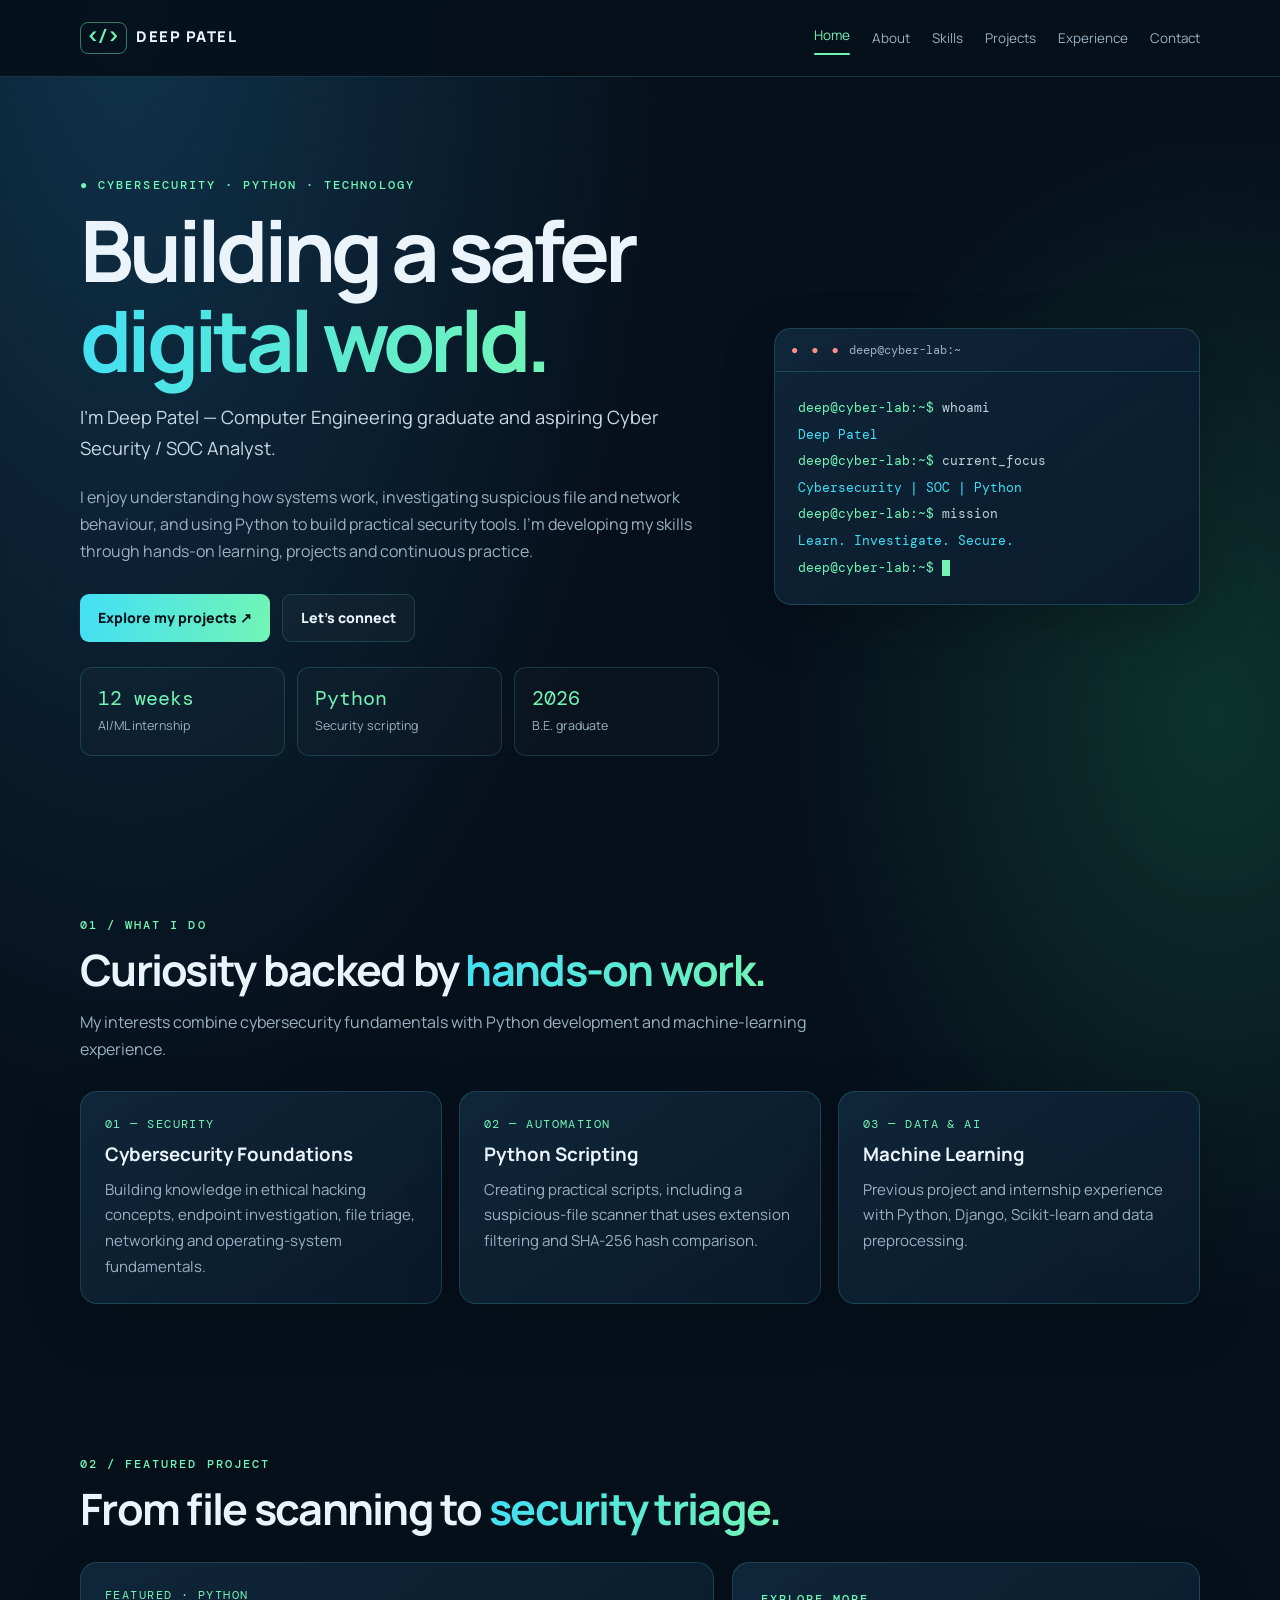
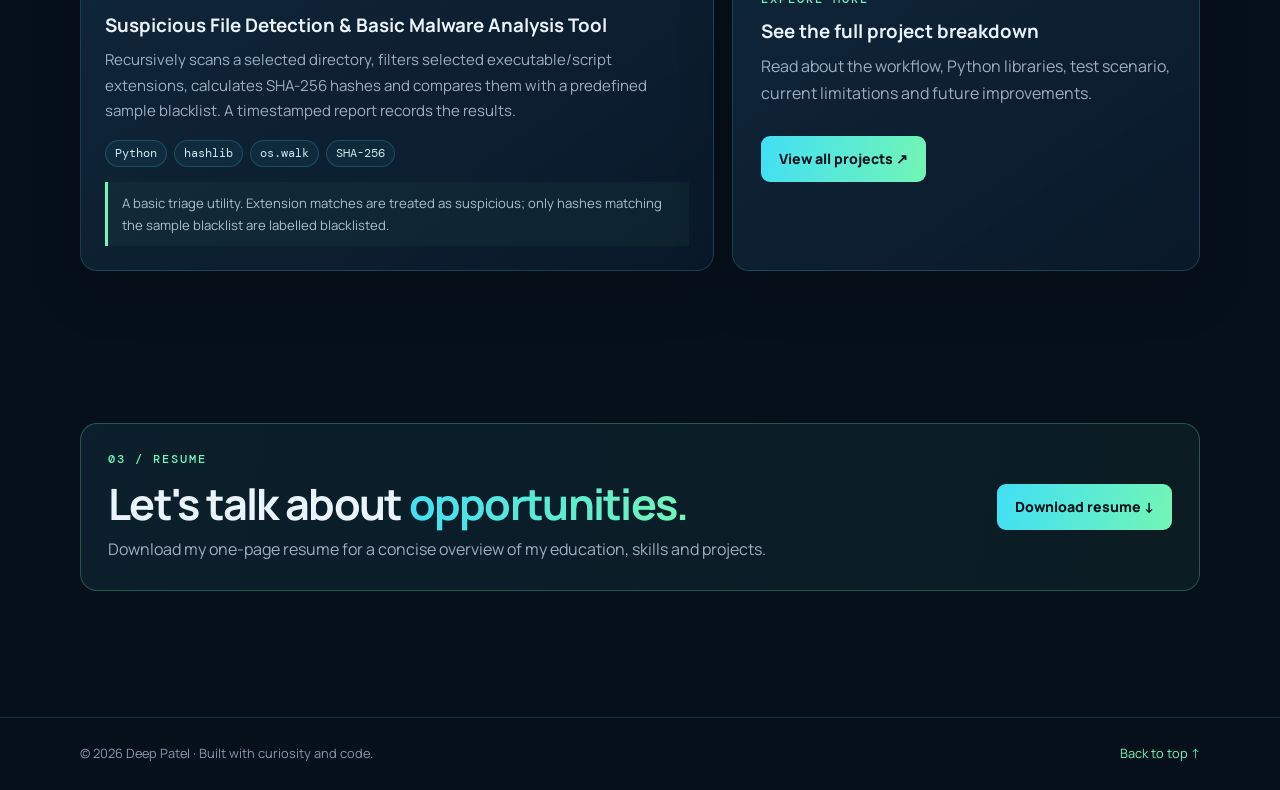
<file: index.html>
<!doctype html>
<html lang="en"><head><meta charset="utf-8"><meta name="viewport" content="width=device-width, initial-scale=1">
<meta name="description" content="Deep Patel — Cybersecurity, Python and AI/ML portfolio."><meta name="theme-color" content="#06101b">
<title>Cybersecurity Portfolio | Deep Patel</title><link rel="stylesheet" href="assets/style.css"></head>
<body><div class="page-enter">
<header class="site-header"><div class="wrap nav">
  <a class="brand" href="index.html"><span class="brand-mark">&lt;/&gt;</span>DEEP PATEL</a>
  <button class="menu-toggle" aria-label="Open navigation" aria-expanded="false">☰</button>
  <ul class="nav-links">
    <li><a href="index.html">Home</a></li><li><a href="about.html">About</a></li>
    <li><a href="skills.html">Skills</a></li><li><a href="projects.html">Projects</a></li>
    <li><a href="experience.html">Experience</a></li><li><a href="contact.html">Contact</a></li>
  </ul>
</div></header>
<main>
<section class="hero"><div class="wrap hero-grid">
 <div class="hero-copy reveal reveal-left"><div class="kicker">● Cybersecurity · Python · Technology</div>
 <h1>Building a safer<br><span class="gradient">digital world.</span></h1>
 <p class="lead" style="margin-top:17px">I'm Deep Patel — Computer Engineering graduate and aspiring Cyber Security / SOC Analyst.</p>
 <p class="summary">I enjoy understanding how systems work, investigating suspicious file and network behaviour, and using Python to build practical security tools. I'm developing my skills through hands-on learning, projects and continuous practice.</p>
 <div class="actions"><a class="btn btn-primary" href="projects.html">Explore my projects ↗</a><a class="btn btn-ghost" href="contact.html">Let's connect</a></div>
 <div class="stat-row"><div class="stat"><strong>12 weeks</strong><span>AI/ML internship</span></div><div class="stat"><strong>Python</strong><span>Security scripting</span></div><div class="stat"><strong>2026</strong><span>B.E. graduate</span></div></div>
 </div>
 <div class="terminal reveal reveal-right"><div class="terminal-top"><span class="window-dots">● ● ●</span><span>deep@cyber-lab:~</span></div><div class="terminal-body">
 <span class="prompt">deep@cyber-lab:~$</span> whoami<br><span class="term-cyan">Deep Patel</span><br>
 <span class="prompt">deep@cyber-lab:~$</span> current_focus<br><span class="term-cyan" data-typing="Cybersecurity | SOC | Python | Networking"></span><br>
 <span class="prompt">deep@cyber-lab:~$</span> mission<br><span class="term-cyan">Learn. Investigate. Secure.</span><br>
 <span class="prompt">deep@cyber-lab:~$</span> <span class="cursor"></span>
 </div></div>
</div></section>
<section class="page-section"><div class="wrap"><div class="section-head reveal"><div class="kicker">01 / What I do</div><h2>Curiosity backed by <span class="gradient">hands-on work.</span></h2><p class="intro">My interests combine cybersecurity fundamentals with Python development and machine-learning experience.</p></div>
<div class="grid-3 stagger">
 <article class="card"><div class="card-index">01 — SECURITY</div><h3>Cybersecurity Foundations</h3><p>Building knowledge in ethical hacking concepts, endpoint investigation, file triage, networking and operating-system fundamentals.</p></article>
 <article class="card"><div class="card-index">02 — AUTOMATION</div><h3>Python Scripting</h3><p>Creating practical scripts, including a suspicious-file scanner that uses extension filtering and SHA-256 hash comparison.</p></article>
 <article class="card"><div class="card-index">03 — DATA & AI</div><h3>Machine Learning</h3><p>Previous project and internship experience with Python, Django, Scikit-learn and data preprocessing.</p></article>
</div></div></section>
<section class="page-section"><div class="wrap"><div class="section-head reveal"><div class="kicker">02 / Featured project</div><h2>From file scanning to <span class="gradient">security triage.</span></h2></div>
<div class="two-col"><article class="card reveal"><div class="card-index">FEATURED · PYTHON</div><h3>Suspicious File Detection & Basic Malware Analysis Tool</h3><p>Recursively scans a selected directory, filters selected executable/script extensions, calculates SHA-256 hashes and compares them with a predefined sample blacklist. A timestamped report records the results.</p><div class="tags"><span class="tag">Python</span><span class="tag">hashlib</span><span class="tag">os.walk</span><span class="tag">SHA-256</span></div><div class="callout">A basic triage utility. Extension matches are treated as suspicious; only hashes matching the sample blacklist are labelled blacklisted.</div></article>
<div class="panel reveal"><div class="kicker">Explore more</div><h3>See the full project breakdown</h3><p style="margin-top:10px">Read about the workflow, Python libraries, test scenario, current limitations and future improvements.</p><div class="actions"><a class="btn btn-primary" href="projects.html">View all projects ↗</a></div></div></div>
</div></section>
<section class="page-section"><div class="wrap"><div class="resume-banner reveal"><div><div class="kicker">03 / Resume</div><h2>Let's talk about <span class="gradient">opportunities.</span></h2><p>Download my one-page resume for a concise overview of my education, skills and projects.</p></div><a class="btn btn-primary" href="resume.pdf" download>Download resume ↓</a></div></div></section>
</main>
<footer class="site-footer"><div class="wrap footer-inner"><span>© <span data-year></span> Deep Patel · Built with curiosity and code.</span><span><a href="index.html">Back to top ↑</a></span></div></footer>
<script src="assets/script.js"></script>
</div></body></html>
</file>
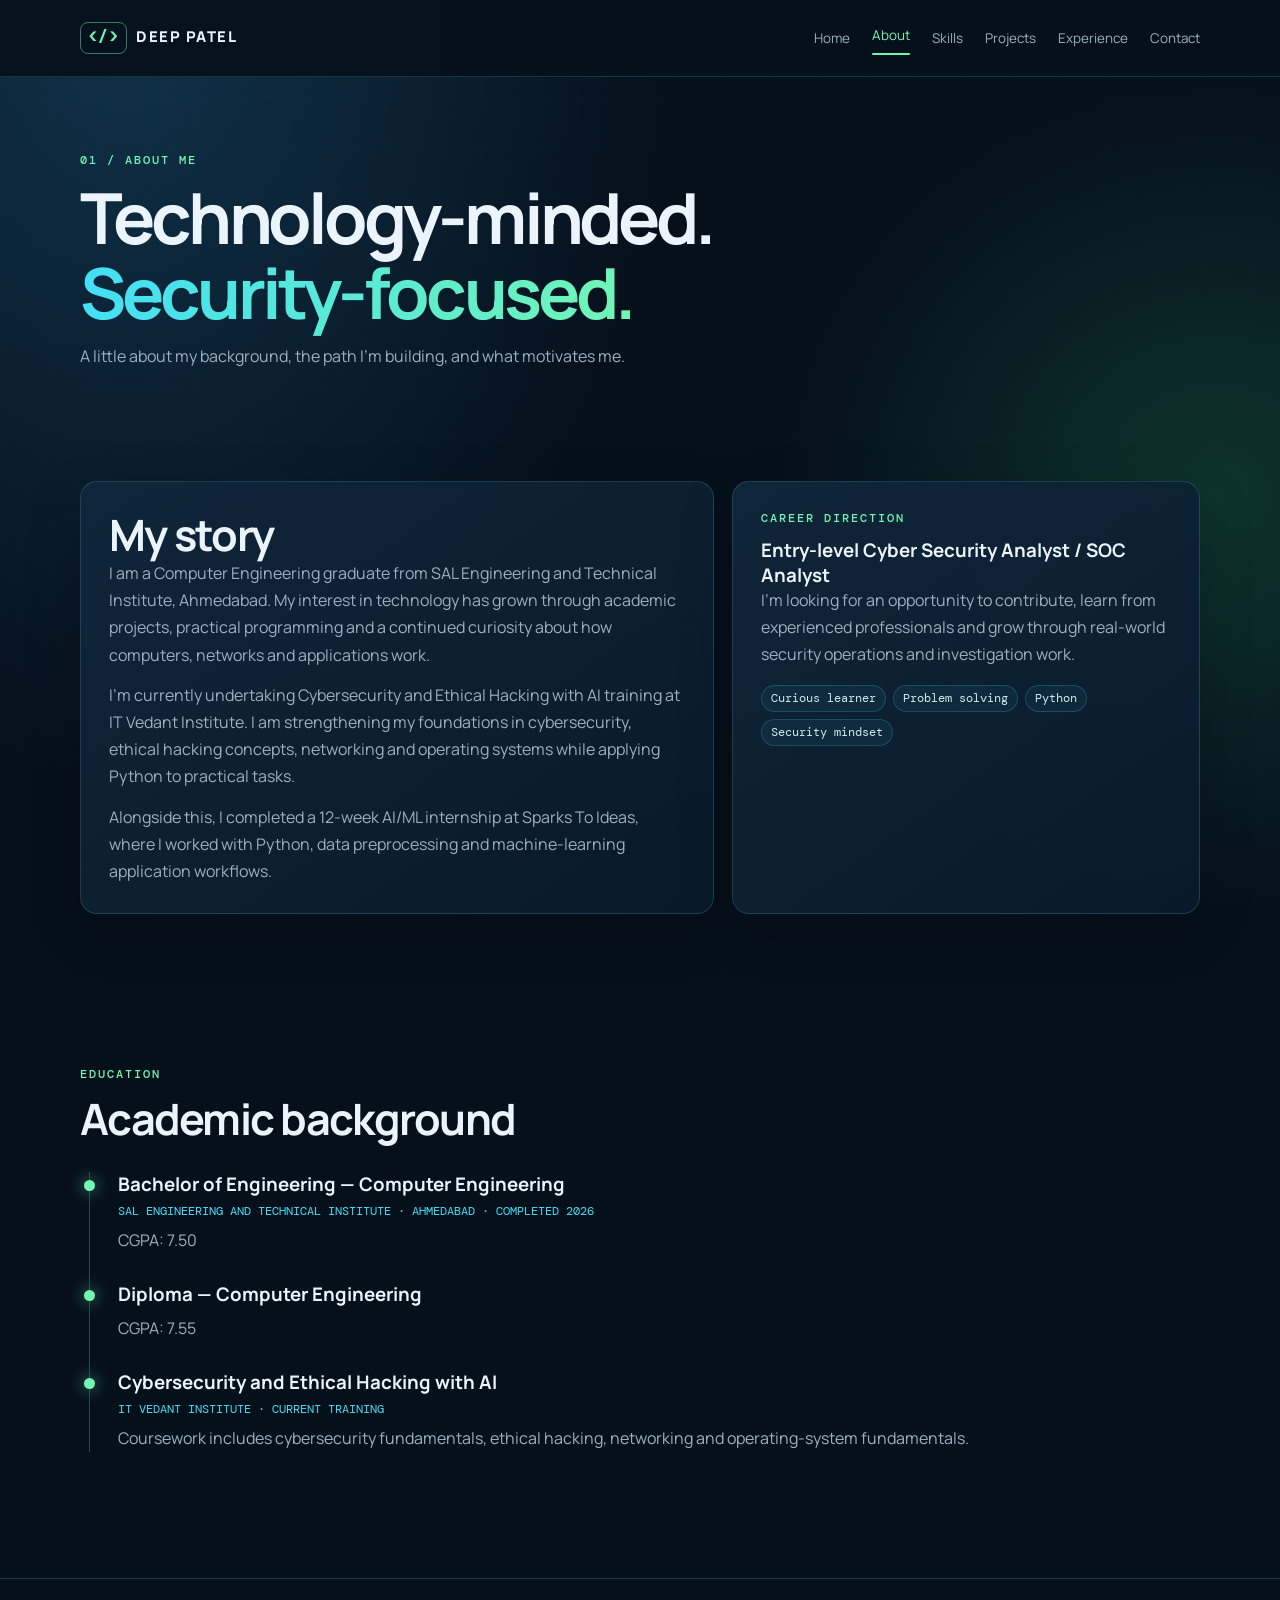
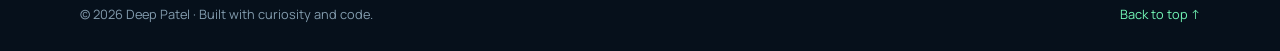
<file: about.html>
<!doctype html>
<html lang="en"><head><meta charset="utf-8"><meta name="viewport" content="width=device-width, initial-scale=1">
<meta name="description" content="Deep Patel — Cybersecurity, Python and AI/ML portfolio."><meta name="theme-color" content="#06101b">
<title>About | Deep Patel</title><link rel="stylesheet" href="assets/style.css"></head>
<body><div class="page-enter">
<header class="site-header"><div class="wrap nav">
  <a class="brand" href="index.html"><span class="brand-mark">&lt;/&gt;</span>DEEP PATEL</a>
  <button class="menu-toggle" aria-label="Open navigation" aria-expanded="false">☰</button>
  <ul class="nav-links">
    <li><a href="index.html">Home</a></li><li><a href="about.html">About</a></li>
    <li><a href="skills.html">Skills</a></li><li><a href="projects.html">Projects</a></li>
    <li><a href="experience.html">Experience</a></li><li><a href="contact.html">Contact</a></li>
  </ul>
</div></header>
<main>
<section class="page-hero"><div class="wrap reveal"><div class="kicker">01 / About me</div><h1>Technology-minded.<br><span class="gradient">Security-focused.</span></h1><p class="intro">A little about my background, the path I'm building, and what motivates me.</p></div></section>
<section class="page-section"><div class="wrap two-col">
 <article class="panel reveal"><h2>My story</h2><p>I am a Computer Engineering graduate from SAL Engineering and Technical Institute, Ahmedabad. My interest in technology has grown through academic projects, practical programming and a continued curiosity about how computers, networks and applications work.</p><p>I'm currently undertaking Cybersecurity and Ethical Hacking with AI training at IT Vedant Institute. I am strengthening my foundations in cybersecurity, ethical hacking concepts, networking and operating systems while applying Python to practical tasks.</p><p>Alongside this, I completed a 12-week AI/ML internship at Sparks To Ideas, where I worked with Python, data preprocessing and machine-learning application workflows.</p></article>
 <aside class="panel reveal"><div class="kicker">Career direction</div><h3>Entry-level Cyber Security Analyst / SOC Analyst</h3><p>I'm looking for an opportunity to contribute, learn from experienced professionals and grow through real-world security operations and investigation work.</p><div class="tags"><span class="tag">Curious learner</span><span class="tag">Problem solving</span><span class="tag">Python</span><span class="tag">Security mindset</span></div></aside>
</div></section>
<section class="page-section"><div class="wrap"><div class="section-head reveal"><div class="kicker">Education</div><h2>Academic background</h2></div><div class="timeline">
 <div class="timeline-item reveal"><h3>Bachelor of Engineering — Computer Engineering</h3><div class="meta">SAL ENGINEERING AND TECHNICAL INSTITUTE · AHMEDABAD · COMPLETED 2026</div><p>CGPA: 7.50</p></div>
 <div class="timeline-item reveal"><h3>Diploma — Computer Engineering</h3><p>CGPA: 7.55</p></div>
 <div class="timeline-item reveal"><h3>Cybersecurity and Ethical Hacking with AI</h3><div class="meta">IT VEDANT INSTITUTE · CURRENT TRAINING</div><p>Coursework includes cybersecurity fundamentals, ethical hacking, networking and operating-system fundamentals.</p></div>
</div></div></section>
</main>
<footer class="site-footer"><div class="wrap footer-inner"><span>© <span data-year></span> Deep Patel · Built with curiosity and code.</span><span><a href="index.html">Back to top ↑</a></span></div></footer>
<script src="assets/script.js"></script>
</div></body></html>
</file>
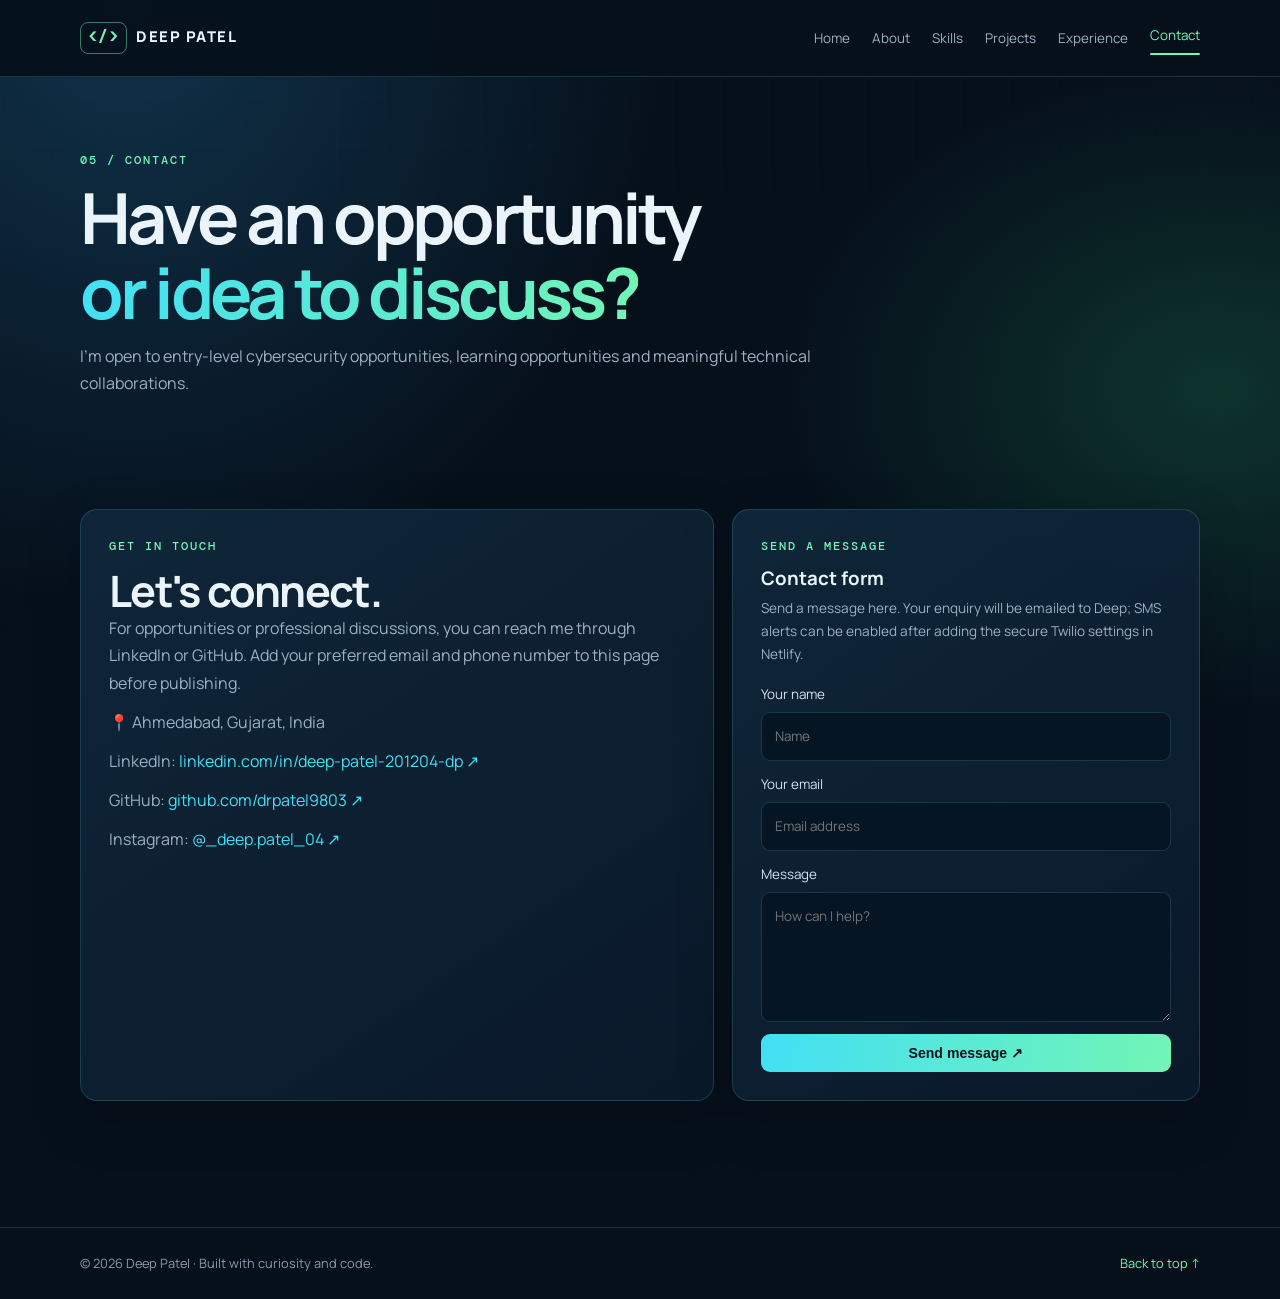
<file: contact.html>
<!doctype html>
<html lang="en"><head><meta charset="utf-8"><meta name="viewport" content="width=device-width, initial-scale=1">
<meta name="description" content="Deep Patel — Cybersecurity, Python and AI/ML portfolio."><meta name="theme-color" content="#06101b">
<title>Contact | Deep Patel</title><link rel="stylesheet" href="assets/style.css"></head>
<body><div class="page-enter">
<header class="site-header"><div class="wrap nav">
  <a class="brand" href="index.html"><span class="brand-mark">&lt;/&gt;</span>DEEP PATEL</a>
  <button class="menu-toggle" aria-label="Open navigation" aria-expanded="false">☰</button>
  <ul class="nav-links">
    <li><a href="index.html">Home</a></li><li><a href="about.html">About</a></li>
    <li><a href="skills.html">Skills</a></li><li><a href="projects.html">Projects</a></li>
    <li><a href="experience.html">Experience</a></li><li><a href="contact.html">Contact</a></li>
  </ul>
</div></header>
<main>
<section class="page-hero"><div class="wrap reveal"><div class="kicker">05 / Contact</div><h1>Have an opportunity<br><span class="gradient">or idea to discuss?</span></h1><p class="intro">I'm open to entry-level cybersecurity opportunities, learning opportunities and meaningful technical collaborations.</p></div></section>
<section class="page-section"><div class="wrap two-col">
 <div class="panel reveal"><div class="kicker">Get in touch</div><h2>Let's connect.</h2><p>For opportunities or professional discussions, you can reach me through LinkedIn or GitHub. Add your preferred email and phone number to this page before publishing.</p>
 <ul class="contact-list"><li>📍 Ahmedabad, Gujarat, India</li><li>LinkedIn: <a href="https://www.linkedin.com/in/deep-patel-201204-dp" target="_blank" rel="noopener">linkedin.com/in/deep-patel-201204-dp ↗</a></li><li>GitHub: <a href="https://github.com/drpatel9803" target="_blank" rel="noopener">github.com/drpatel9803 ↗</a></li><li>Instagram: <a href="https://www.instagram.com/_deep.patel_04/" target="_blank" rel="noopener">@_deep.patel_04 ↗</a></li></ul>
 </div>
 <div class="panel reveal"><div class="kicker">Send a message</div><h3>Contact form</h3><p style="margin:7px 0 17px;color:var(--muted);font-size:.85rem">Send a message here. Your enquiry will be emailed to Deep; SMS alerts can be enabled after adding the secure Twilio settings in Netlify.</p>
 <form id="contact-form">
 <input type="hidden" name="_subject" value="New portfolio enquiry — Deep Patel">
 <input type="text" name="_honey" style="display:none" tabindex="-1" autocomplete="off">
 <label>Your name<input type="text" name="name" placeholder="Name" required maxlength="100"></label>
 <label>Your email<input type="email" name="email" placeholder="Email address" required maxlength="200"></label>
 <label>Message<textarea name="message" placeholder="How can I help?" required maxlength="5000"></textarea></label>
 <button class="btn btn-primary" id="contact-submit" type="submit">Send message ↗</button>
 <p id="contact-status" class="callout" role="status" aria-live="polite" style="display:none"></p>
</form>
 </div>
</div></section>
</main>
<footer class="site-footer"><div class="wrap footer-inner"><span>© <span data-year></span> Deep Patel · Built with curiosity and code.</span><span><a href="index.html">Back to top ↑</a></span></div></footer>
<script src="assets/script.js"></script>
</div></body></html>
</file>
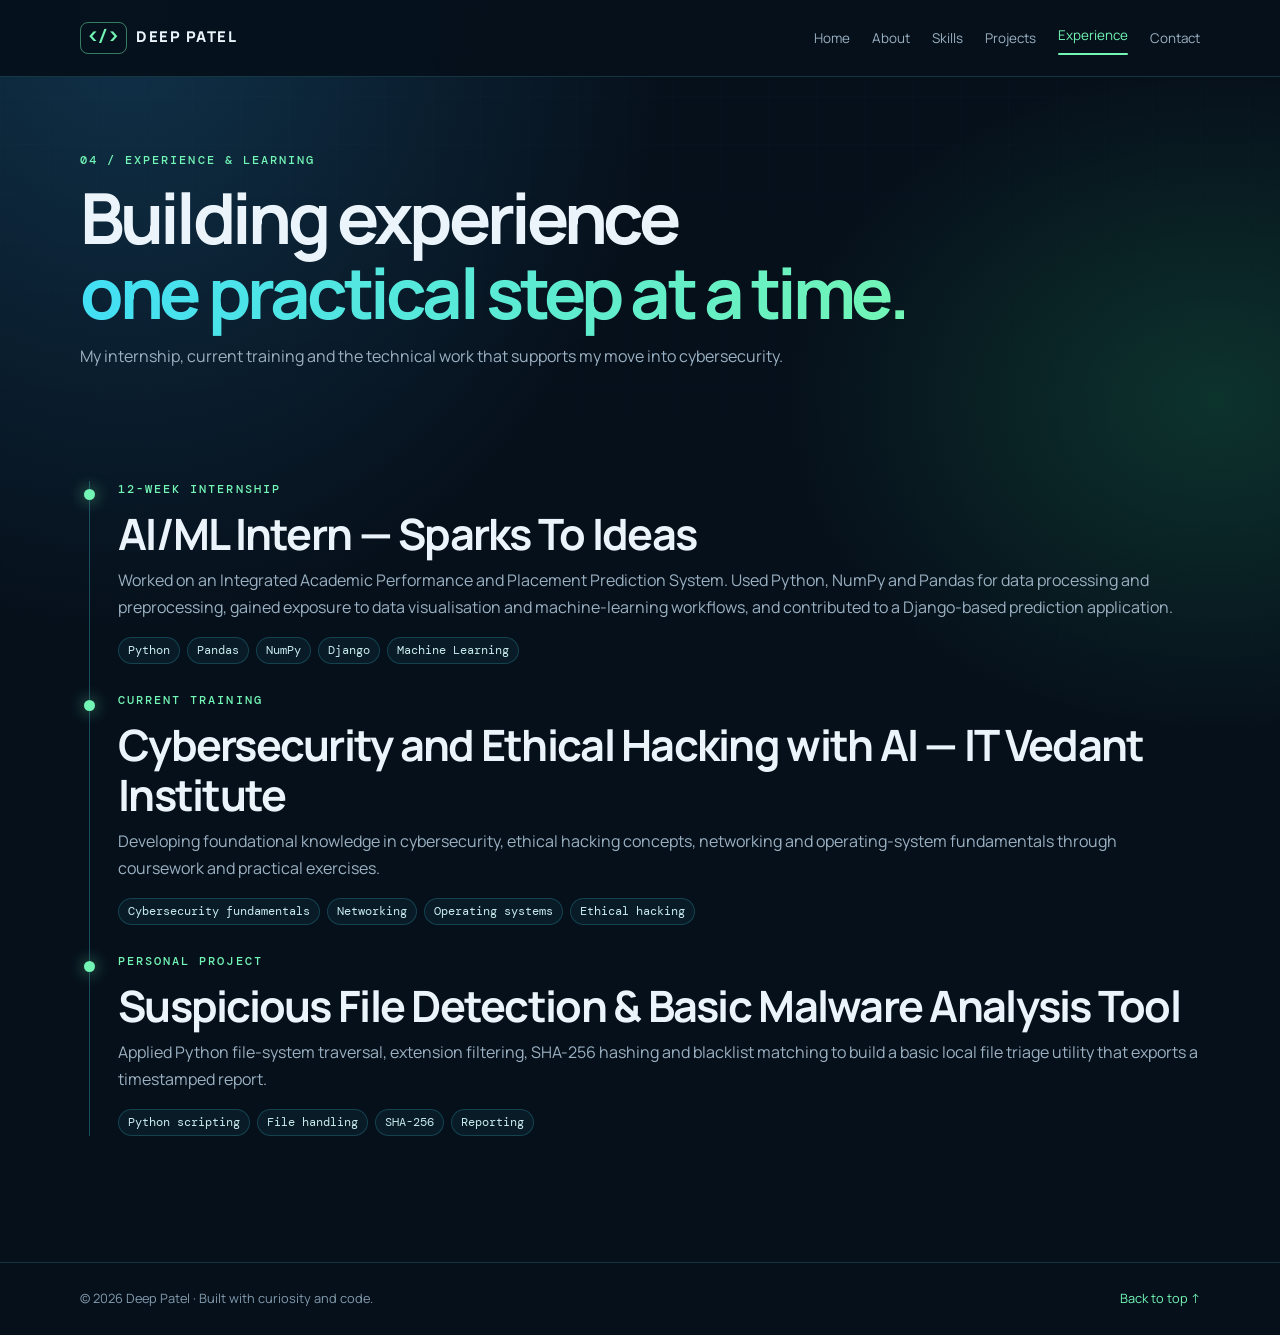
<file: experience.html>
<!doctype html>
<html lang="en"><head><meta charset="utf-8"><meta name="viewport" content="width=device-width, initial-scale=1">
<meta name="description" content="Deep Patel — Cybersecurity, Python and AI/ML portfolio."><meta name="theme-color" content="#06101b">
<title>Experience | Deep Patel</title><link rel="stylesheet" href="assets/style.css"></head>
<body><div class="page-enter">
<header class="site-header"><div class="wrap nav">
  <a class="brand" href="index.html"><span class="brand-mark">&lt;/&gt;</span>DEEP PATEL</a>
  <button class="menu-toggle" aria-label="Open navigation" aria-expanded="false">☰</button>
  <ul class="nav-links">
    <li><a href="index.html">Home</a></li><li><a href="about.html">About</a></li>
    <li><a href="skills.html">Skills</a></li><li><a href="projects.html">Projects</a></li>
    <li><a href="experience.html">Experience</a></li><li><a href="contact.html">Contact</a></li>
  </ul>
</div></header>
<main>
<section class="page-hero"><div class="wrap reveal"><div class="kicker">04 / Experience & learning</div><h1>Building experience<br><span class="gradient">one practical step at a time.</span></h1><p class="intro">My internship, current training and the technical work that supports my move into cybersecurity.</p></div></section>
<section class="page-section"><div class="wrap">
 <div class="timeline">
 <div class="timeline-item reveal"><div class="kicker">12-WEEK INTERNSHIP</div><h2>AI/ML Intern — Sparks To Ideas</h2><p>Worked on an Integrated Academic Performance and Placement Prediction System. Used Python, NumPy and Pandas for data processing and preprocessing, gained exposure to data visualisation and machine-learning workflows, and contributed to a Django-based prediction application.</p><div class="tags"><span class="tag">Python</span><span class="tag">Pandas</span><span class="tag">NumPy</span><span class="tag">Django</span><span class="tag">Machine Learning</span></div></div>
 <div class="timeline-item reveal"><div class="kicker">CURRENT TRAINING</div><h2>Cybersecurity and Ethical Hacking with AI — IT Vedant Institute</h2><p>Developing foundational knowledge in cybersecurity, ethical hacking concepts, networking and operating-system fundamentals through coursework and practical exercises.</p><div class="tags"><span class="tag">Cybersecurity fundamentals</span><span class="tag">Networking</span><span class="tag">Operating systems</span><span class="tag">Ethical hacking</span></div></div>
 <div class="timeline-item reveal"><div class="kicker">PERSONAL PROJECT</div><h2>Suspicious File Detection & Basic Malware Analysis Tool</h2><p>Applied Python file-system traversal, extension filtering, SHA-256 hashing and blacklist matching to build a basic local file triage utility that exports a timestamped report.</p><div class="tags"><span class="tag">Python scripting</span><span class="tag">File handling</span><span class="tag">SHA-256</span><span class="tag">Reporting</span></div></div>
 </div>
</div></section>
</main>
<footer class="site-footer"><div class="wrap footer-inner"><span>© <span data-year></span> Deep Patel · Built with curiosity and code.</span><span><a href="index.html">Back to top ↑</a></span></div></footer>
<script src="assets/script.js"></script>
</div></body></html>
</file>
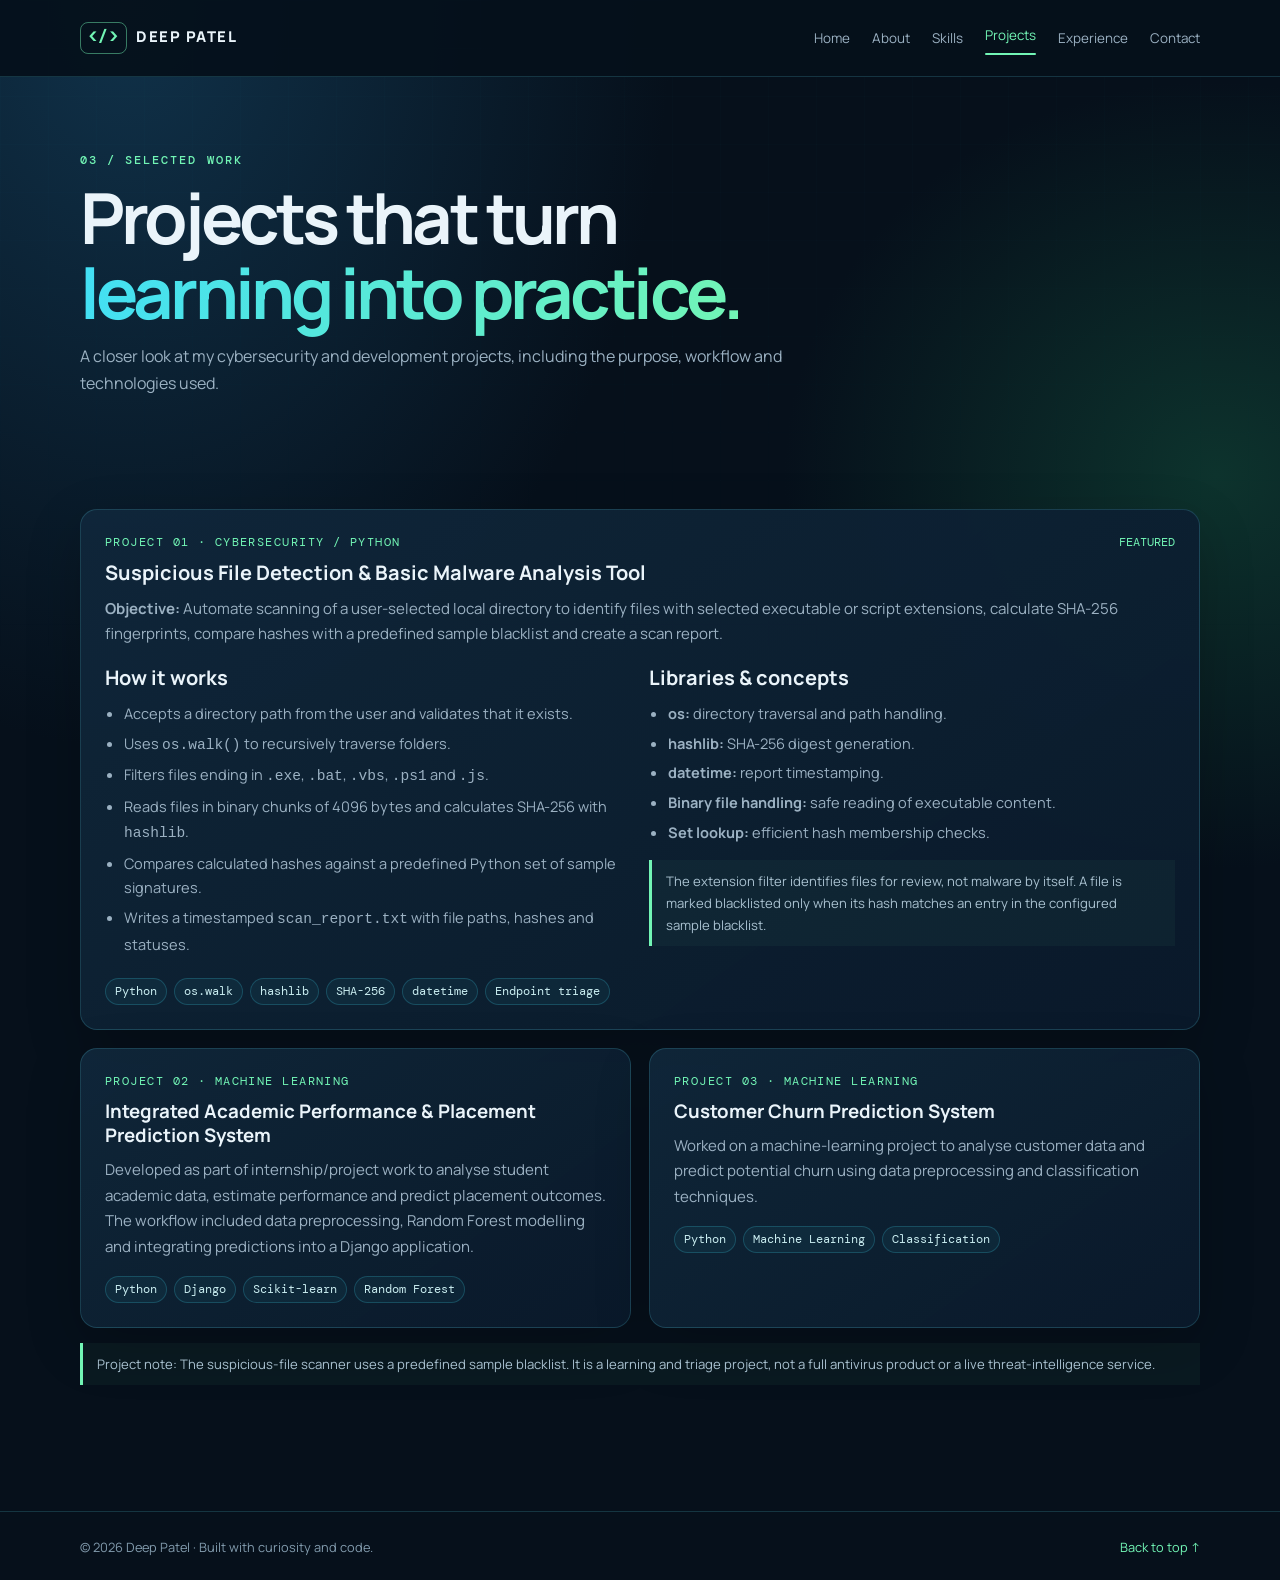
<file: projects.html>
<!doctype html>
<html lang="en"><head><meta charset="utf-8"><meta name="viewport" content="width=device-width, initial-scale=1">
<meta name="description" content="Deep Patel — Cybersecurity, Python and AI/ML portfolio."><meta name="theme-color" content="#06101b">
<title>Projects | Deep Patel</title><link rel="stylesheet" href="assets/style.css"></head>
<body><div class="page-enter">
<header class="site-header"><div class="wrap nav">
  <a class="brand" href="index.html"><span class="brand-mark">&lt;/&gt;</span>DEEP PATEL</a>
  <button class="menu-toggle" aria-label="Open navigation" aria-expanded="false">☰</button>
  <ul class="nav-links">
    <li><a href="index.html">Home</a></li><li><a href="about.html">About</a></li>
    <li><a href="skills.html">Skills</a></li><li><a href="projects.html">Projects</a></li>
    <li><a href="experience.html">Experience</a></li><li><a href="contact.html">Contact</a></li>
  </ul>
</div></header>
<main>
<section class="page-hero"><div class="wrap reveal"><div class="kicker">03 / Selected work</div><h1>Projects that turn<br><span class="gradient">learning into practice.</span></h1><p class="intro">A closer look at my cybersecurity and development projects, including the purpose, workflow and technologies used.</p></div></section>
<section class="page-section"><div class="wrap">
 <article class="card project-detail reveal"><div class="project-title"><div><div class="card-index">PROJECT 01 · CYBERSECURITY / PYTHON</div><h3>Suspicious File Detection & Basic Malware Analysis Tool</h3></div><span>FEATURED</span></div>
 <p><b>Objective:</b> Automate scanning of a user-selected local directory to identify files with selected executable or script extensions, calculate SHA-256 fingerprints, compare hashes with a predefined sample blacklist and create a scan report.</p>
 <div class="grid-2" style="margin-top:18px"><div><h3>How it works</h3><ul><li>Accepts a directory path from the user and validates that it exists.</li><li>Uses <code>os.walk()</code> to recursively traverse folders.</li><li>Filters files ending in <code>.exe</code>, <code>.bat</code>, <code>.vbs</code>, <code>.ps1</code> and <code>.js</code>.</li><li>Reads files in binary chunks of 4096 bytes and calculates SHA-256 with <code>hashlib</code>.</li><li>Compares calculated hashes against a predefined Python set of sample signatures.</li><li>Writes a timestamped <code>scan_report.txt</code> with file paths, hashes and statuses.</li></ul></div>
 <div><h3>Libraries & concepts</h3><ul><li><b>os:</b> directory traversal and path handling.</li><li><b>hashlib:</b> SHA-256 digest generation.</li><li><b>datetime:</b> report timestamping.</li><li><b>Binary file handling:</b> safe reading of executable content.</li><li><b>Set lookup:</b> efficient hash membership checks.</li></ul><div class="callout">The extension filter identifies files for review, not malware by itself. A file is marked blacklisted only when its hash matches an entry in the configured sample blacklist.</div></div></div>
 <div class="tags"><span class="tag">Python</span><span class="tag">os.walk</span><span class="tag">hashlib</span><span class="tag">SHA-256</span><span class="tag">datetime</span><span class="tag">Endpoint triage</span></div></article>
 <div class="grid-2">
 <article class="card reveal"><div class="card-index">PROJECT 02 · MACHINE LEARNING</div><h3>Integrated Academic Performance & Placement Prediction System</h3><p>Developed as part of internship/project work to analyse student academic data, estimate performance and predict placement outcomes. The workflow included data preprocessing, Random Forest modelling and integrating predictions into a Django application.</p><div class="tags"><span class="tag">Python</span><span class="tag">Django</span><span class="tag">Scikit-learn</span><span class="tag">Random Forest</span></div></article>
 <article class="card reveal"><div class="card-index">PROJECT 03 · MACHINE LEARNING</div><h3>Customer Churn Prediction System</h3><p>Worked on a machine-learning project to analyse customer data and predict potential churn using data preprocessing and classification techniques.</p><div class="tags"><span class="tag">Python</span><span class="tag">Machine Learning</span><span class="tag">Classification</span></div></article>
 </div>
 <div class="callout reveal">Project note: The suspicious-file scanner uses a predefined sample blacklist. It is a learning and triage project, not a full antivirus product or a live threat-intelligence service.</div>
</div></section>
</main>
<footer class="site-footer"><div class="wrap footer-inner"><span>© <span data-year></span> Deep Patel · Built with curiosity and code.</span><span><a href="index.html">Back to top ↑</a></span></div></footer>
<script src="assets/script.js"></script>
</div></body></html>
</file>
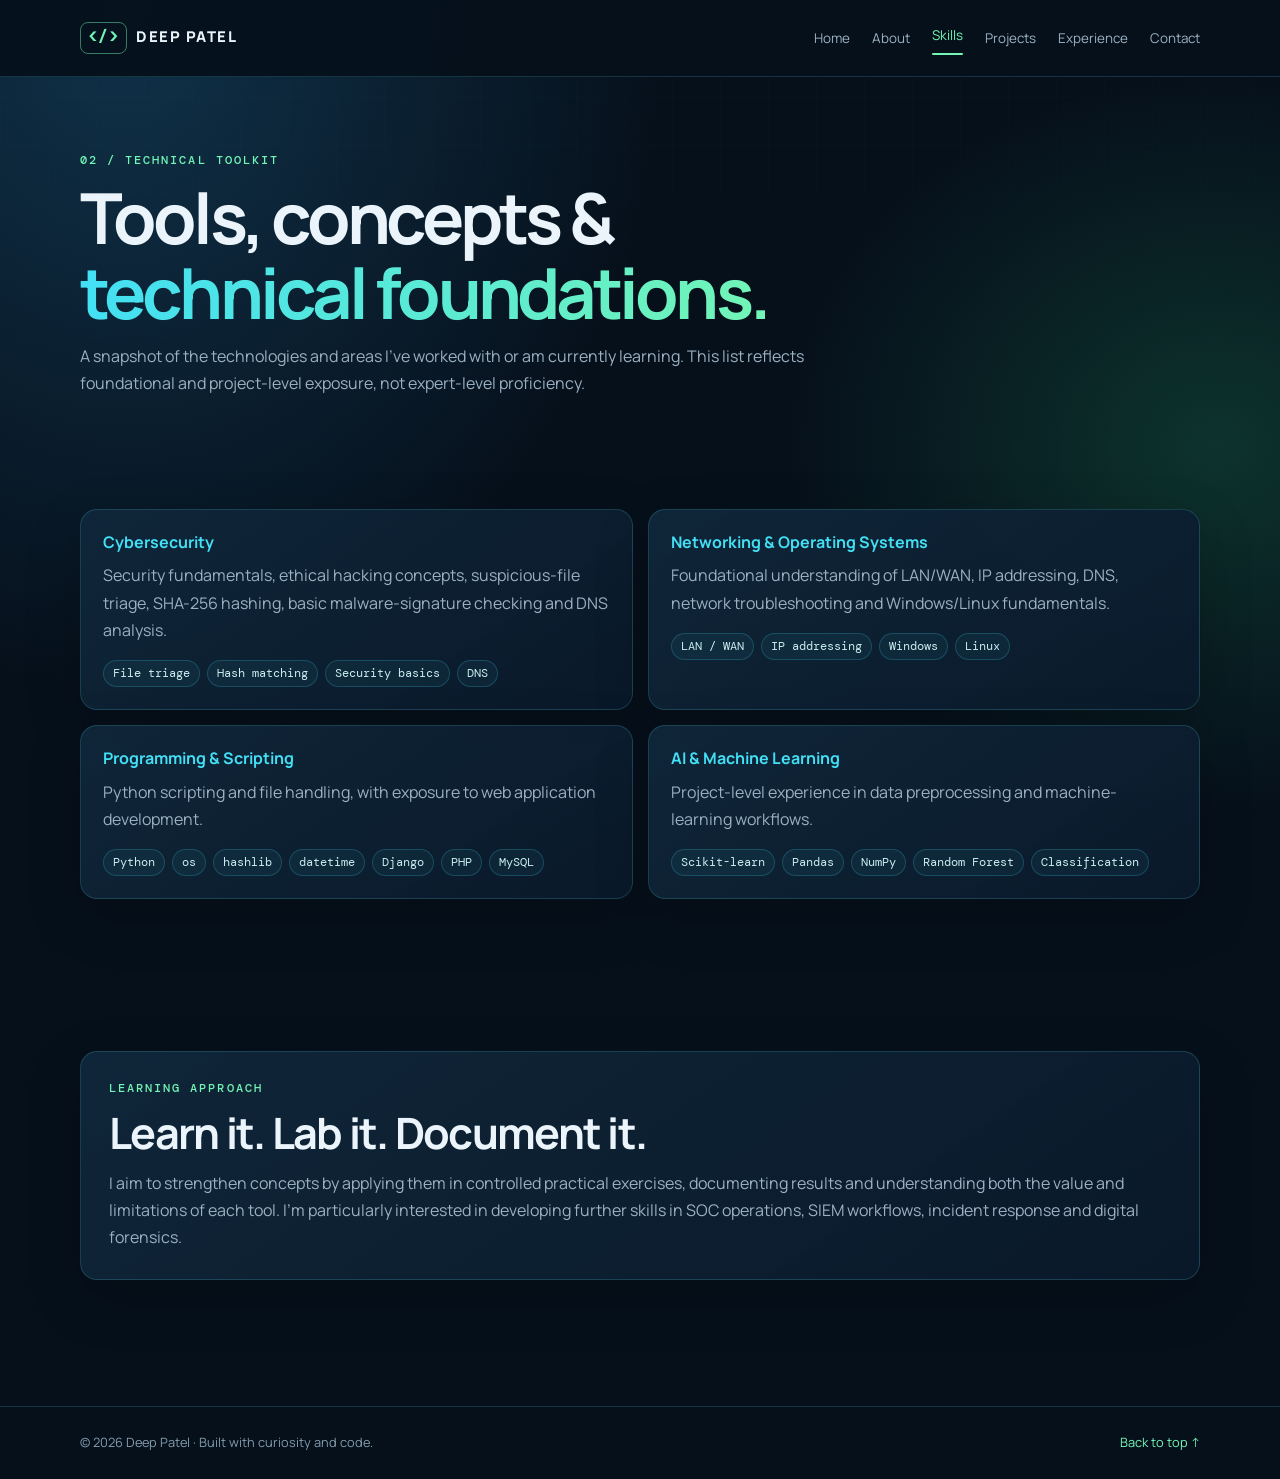
<file: skills.html>
<!doctype html>
<html lang="en"><head><meta charset="utf-8"><meta name="viewport" content="width=device-width, initial-scale=1">
<meta name="description" content="Deep Patel — Cybersecurity, Python and AI/ML portfolio."><meta name="theme-color" content="#06101b">
<title>Skills | Deep Patel</title><link rel="stylesheet" href="assets/style.css"></head>
<body><div class="page-enter">
<header class="site-header"><div class="wrap nav">
  <a class="brand" href="index.html"><span class="brand-mark">&lt;/&gt;</span>DEEP PATEL</a>
  <button class="menu-toggle" aria-label="Open navigation" aria-expanded="false">☰</button>
  <ul class="nav-links">
    <li><a href="index.html">Home</a></li><li><a href="about.html">About</a></li>
    <li><a href="skills.html">Skills</a></li><li><a href="projects.html">Projects</a></li>
    <li><a href="experience.html">Experience</a></li><li><a href="contact.html">Contact</a></li>
  </ul>
</div></header>
<main>
<section class="page-hero"><div class="wrap reveal"><div class="kicker">02 / Technical toolkit</div><h1>Tools, concepts &<br><span class="gradient">technical foundations.</span></h1><p class="intro">A snapshot of the technologies and areas I've worked with or am currently learning. This list reflects foundational and project-level exposure, not expert-level proficiency.</p></div></section>
<section class="page-section"><div class="wrap"><div class="skill-grid stagger">
 <article class="skill-card"><h3>Cybersecurity</h3><p class="muted">Security fundamentals, ethical hacking concepts, suspicious-file triage, SHA-256 hashing, basic malware-signature checking and DNS analysis.</p><div class="tags"><span class="tag">File triage</span><span class="tag">Hash matching</span><span class="tag">Security basics</span><span class="tag">DNS</span></div></article>
 <article class="skill-card"><h3>Networking & Operating Systems</h3><p class="muted">Foundational understanding of LAN/WAN, IP addressing, DNS, network troubleshooting and Windows/Linux fundamentals.</p><div class="tags"><span class="tag">LAN / WAN</span><span class="tag">IP addressing</span><span class="tag">Windows</span><span class="tag">Linux</span></div></article>
 <article class="skill-card"><h3>Programming & Scripting</h3><p class="muted">Python scripting and file handling, with exposure to web application development.</p><div class="tags"><span class="tag">Python</span><span class="tag">os</span><span class="tag">hashlib</span><span class="tag">datetime</span><span class="tag">Django</span><span class="tag">PHP</span><span class="tag">MySQL</span></div></article>
 <article class="skill-card"><h3>AI & Machine Learning</h3><p class="muted">Project-level experience in data preprocessing and machine-learning workflows.</p><div class="tags"><span class="tag">Scikit-learn</span><span class="tag">Pandas</span><span class="tag">NumPy</span><span class="tag">Random Forest</span><span class="tag">Classification</span></div></article>
</div></div></section>
<section class="page-section"><div class="wrap"><div class="panel reveal"><div class="kicker">Learning approach</div><h2>Learn it. Lab it. Document it.</h2><p style="margin-top:12px">I aim to strengthen concepts by applying them in controlled practical exercises, documenting results and understanding both the value and limitations of each tool. I'm particularly interested in developing further skills in SOC operations, SIEM workflows, incident response and digital forensics.</p></div></div></section>
</main>
<footer class="site-footer"><div class="wrap footer-inner"><span>© <span data-year></span> Deep Patel · Built with curiosity and code.</span><span><a href="index.html">Back to top ↑</a></span></div></footer>
<script src="assets/script.js"></script>
</div></body></html>
</file>
<file: assets/style.css>
@import url('https://fonts.googleapis.com/css2?family=DM+Mono:wght@400;500&family=Manrope:wght@400;500;600;700;800&display=swap');
:root{--bg:#06101b;--bg2:#091827;--panel:#0d2031;--panel2:#10283b;--text:#eaf4fa;--muted:#9bb1c2;--cyan:#42dff5;--green:#72f5b5;--line:rgba(94,220,238,.18);--max:1120px}
*{box-sizing:border-box;margin:0;padding:0}html{scroll-behavior:smooth;scroll-padding-top:90px}
body{font-family:Manrope,Arial,sans-serif;color:var(--text);background:radial-gradient(ellipse at 10% 0%,#10324a 0,transparent 34rem),radial-gradient(ellipse at 95% 30%,#0d332d 0,transparent 27rem),var(--bg);line-height:1.7;overflow-x:hidden}
body:before{content:"";position:fixed;inset:0;z-index:-1;pointer-events:none;opacity:.17;background-image:linear-gradient(#56d8e71b 1px,transparent 1px),linear-gradient(90deg,#56d8e71b 1px,transparent 1px);background-size:48px 48px;mask-image:linear-gradient(to bottom,black,transparent 90%)}
a{color:inherit;text-decoration:none}.wrap{width:min(var(--max),calc(100% - 40px));margin:auto}
header.site-header{position:sticky;top:0;z-index:50;background:#06101beF;backdrop-filter:blur(16px);border-bottom:1px solid var(--line)}
.nav{height:76px;display:flex;align-items:center;justify-content:space-between;gap:24px}
.brand{font-weight:800;letter-spacing:.1em;font-size:.93rem;white-space:nowrap}.brand-mark{display:inline-grid;place-items:center;color:var(--green);border:1px solid #72f5b577;border-radius:8px;padding:2px 7px;margin-right:9px;font-family:"DM Mono",monospace}
.nav-links{display:flex;align-items:center;gap:22px;list-style:none}.nav-links a{font-size:.84rem;color:var(--muted);transition:color .25s}.nav-links a:hover,.nav-links a.active{color:var(--green)}
.nav-links a.active:after{content:"";display:block;height:2px;background:var(--green);margin-top:5px;border-radius:2px}
.menu-toggle{display:none;background:var(--panel);border:1px solid var(--line);color:var(--text);border-radius:9px;padding:8px 12px;font-size:1.1rem}
.kicker{font:500 .75rem "DM Mono",monospace;letter-spacing:.17em;text-transform:uppercase;color:var(--green);margin-bottom:12px}
h1{font-size:clamp(2.7rem,7vw,5.3rem);line-height:1.06;letter-spacing:-.055em}h2{font-size:clamp(1.8rem,4vw,2.7rem);line-height:1.15;letter-spacing:-.04em}h3{line-height:1.3}
.gradient{background:linear-gradient(100deg,var(--cyan),var(--green));background-clip:text;color:transparent}
.muted{color:var(--muted)}.lead{font-size:1.14rem;color:#c8d8e4}.intro{max-width:760px;color:var(--muted);margin:14px 0 30px}
.hero{padding:100px 0 85px;min-height:580px;display:grid;align-items:center}.hero-grid{display:grid;grid-template-columns:1.2fr .8fr;align-items:center;gap:55px}
.hero-copy p.summary{max-width:720px;color:var(--muted);margin-top:20px}.actions{display:flex;gap:12px;flex-wrap:wrap;margin-top:29px}
.btn{display:inline-flex;align-items:center;justify-content:center;gap:9px;padding:11px 18px;border-radius:9px;font-weight:800;font-size:.88rem;border:1px solid var(--line);transition:transform .25s,box-shadow .25s,background .25s}
.btn:hover{transform:translateY(-3px);box-shadow:0 10px 30px #0005}.btn-primary{background:linear-gradient(100deg,var(--cyan),var(--green));color:#06131b;border:0}.btn-ghost{background:#ffffff08}
.terminal,.panel,.card,.skill-card{background:linear-gradient(145deg,#10273bed,#0a1a2bf2);border:1px solid var(--line);border-radius:17px;box-shadow:0 18px 55px #0003}
.terminal{overflow:hidden;transform:perspective(900px) rotateY(-4deg)}.terminal-top{display:flex;align-items:center;gap:7px;padding:13px 16px;border-bottom:1px solid var(--line);font: .76rem "DM Mono",monospace;color:var(--muted)}
.terminal-top .window-dots{color:#ff8b8b;letter-spacing:3px}.terminal-body{padding:23px;font: .83rem/2 "DM Mono",monospace;color:#bdd1df}.prompt{color:var(--green)}.term-cyan{color:var(--cyan)}.cursor{display:inline-block;width:8px;height:16px;background:var(--green);vertical-align:middle;animation:blink 1s steps(2) infinite}
@keyframes blink{50%{opacity:0}}
section.page-section{padding:76px 0}.section-head{margin-bottom:28px}.section-head .intro{margin-bottom:0}
.panel{padding:28px}.panel p+p{margin-top:13px}.panel p{color:var(--muted)}
.grid-2{display:grid;grid-template-columns:repeat(2,minmax(0,1fr));gap:18px}.grid-3{display:grid;grid-template-columns:repeat(3,minmax(0,1fr));gap:17px}
.card{padding:24px;transition:transform .3s,border-color .3s,box-shadow .3s}.card:hover,.skill-card:hover{transform:translateY(-6px);border-color:#72f5b577;box-shadow:0 20px 55px #0005}
.card p{color:var(--muted);font-size:.94rem;margin-top:10px}.card ul{padding-left:19px;color:var(--muted);font-size:.91rem;margin-top:10px}.card li{margin:5px 0}
.card-index{font: .75rem "DM Mono",monospace;color:var(--green);letter-spacing:.12em;margin-bottom:10px}.meta{font: .76rem "DM Mono",monospace;color:var(--cyan);margin-top:7px}
.tags{display:flex;flex-wrap:wrap;gap:7px;margin-top:16px}.tag{font: .72rem "DM Mono",monospace;color:#c9edf0;border:1px solid #42dff533;background:#42dff50d;border-radius:30px;padding:5px 9px}
.skill-grid{display:grid;grid-template-columns:repeat(2,minmax(0,1fr));gap:15px}.skill-card{padding:22px;transition:.3s}.skill-card h3{color:var(--cyan);font-size:1rem;margin-bottom:10px}
.callout{border-left:3px solid var(--green);padding:10px 14px;margin-top:15px;color:#a9c1d0;background:#72f5b50a;font-size:.82rem}
.timeline{position:relative;margin-left:9px;padding-left:28px;border-left:1px solid #42dff54a}.timeline-item{position:relative;padding:0 0 28px}.timeline-item:before{content:"";position:absolute;left:-34px;top:8px;width:11px;height:11px;border-radius:50%;background:var(--green);box-shadow:0 0 15px #72f5b5aa}
.timeline-item:last-child{padding-bottom:0}.timeline-item p{color:var(--muted);margin-top:8px}
.page-hero{padding:75px 0 35px}.page-hero h1{font-size:clamp(2.5rem,6vw,4.4rem)}.page-hero .intro{margin-bottom:0}
.stat-row{display:grid;grid-template-columns:repeat(3,1fr);gap:12px;margin-top:25px}.stat{padding:17px;border:1px solid var(--line);border-radius:12px;background:#ffffff05}.stat strong{display:block;color:var(--green);font:1.25rem "DM Mono",monospace}.stat span{color:var(--muted);font-size:.78rem}
.project-detail{margin-bottom:18px}.project-detail .project-title{display:flex;justify-content:space-between;gap:18px;align-items:flex-start}.project-detail .project-title span{color:var(--green);font: .75rem "DM Mono",monospace;white-space:nowrap}
.project-detail h3{font-size:1.25rem}.two-col{display:grid;grid-template-columns:1.15fr .85fr;gap:18px}
.resume-banner{display:flex;align-items:center;justify-content:space-between;gap:20px;padding:27px;border:1px solid #72f5b544;border-radius:17px;background:linear-gradient(100deg,#42dff514,#72f5b50d)}
.resume-banner p{color:var(--muted);margin-top:7px}
.contact-list{list-style:none;margin-top:12px}.contact-list li{margin:12px 0;color:var(--muted);overflow-wrap:anywhere}.contact-list a{color:var(--cyan)}
form{display:grid;gap:12px}label{font-size:.84rem;color:#d3e2ec}input,textarea{display:block;width:100%;margin-top:6px;padding:12px 13px;border:1px solid var(--line);border-radius:9px;background:#061523;color:var(--text);font:inherit;outline:none}input:focus,textarea:focus{border-color:var(--cyan);box-shadow:0 0 0 3px #42dff51a}textarea{min-height:130px;resize:vertical}
.site-footer{border-top:1px solid var(--line);padding:25px 0;color:#829bad;font-size:.8rem;margin-top:50px}.footer-inner{display:flex;justify-content:space-between;gap:15px;flex-wrap:wrap}.footer-inner a{color:var(--green)}
.reveal{opacity:0;transform:translateY(28px);transition:opacity .75s ease,transform .75s cubic-bezier(.2,.7,.2,1)}.reveal.visible{opacity:1;transform:translateY(0)}.reveal-left{transform:translateX(-28px)}.reveal-right{transform:translateX(28px)}.reveal-left.visible,.reveal-right.visible{transform:translateX(0)}
.stagger>*{transition-delay:var(--delay,0ms)}
.page-enter{animation:pageIn .55s ease both}@keyframes pageIn{from{opacity:0;transform:translateY(12px)}to{opacity:1;transform:translateY(0)}}
@media(prefers-reduced-motion:reduce){*,*:before,*:after{scroll-behavior:auto!important;animation-duration:.01ms!important;animation-iteration-count:1!important;transition-duration:.01ms!important}.reveal{opacity:1;transform:none}}
@media(max-width:900px){.hero-grid{grid-template-columns:1fr;gap:35px}.terminal{max-width:620px}.grid-3{grid-template-columns:repeat(2,minmax(0,1fr))}}
@media(max-width:680px){.wrap{width:min(var(--max),calc(100% - 30px))}.nav{height:68px}.menu-toggle{display:block}.nav-links{display:none;position:absolute;left:0;right:0;top:68px;padding:18px 22px;background:#06101bf7;border-bottom:1px solid var(--line);flex-direction:column;align-items:flex-start;gap:14px}.nav-links.open{display:flex}.nav-links a.active:after{display:none}.hero{padding:68px 0 48px;min-height:0}.hero-grid{gap:28px}.terminal{transform:none}.page-section{padding:55px 0!important}.grid-2,.grid-3,.skill-grid,.two-col{grid-template-columns:1fr}.stat-row{grid-template-columns:1fr}.resume-banner{align-items:flex-start;flex-direction:column}.page-hero{padding:56px 0 25px}}
</file>
